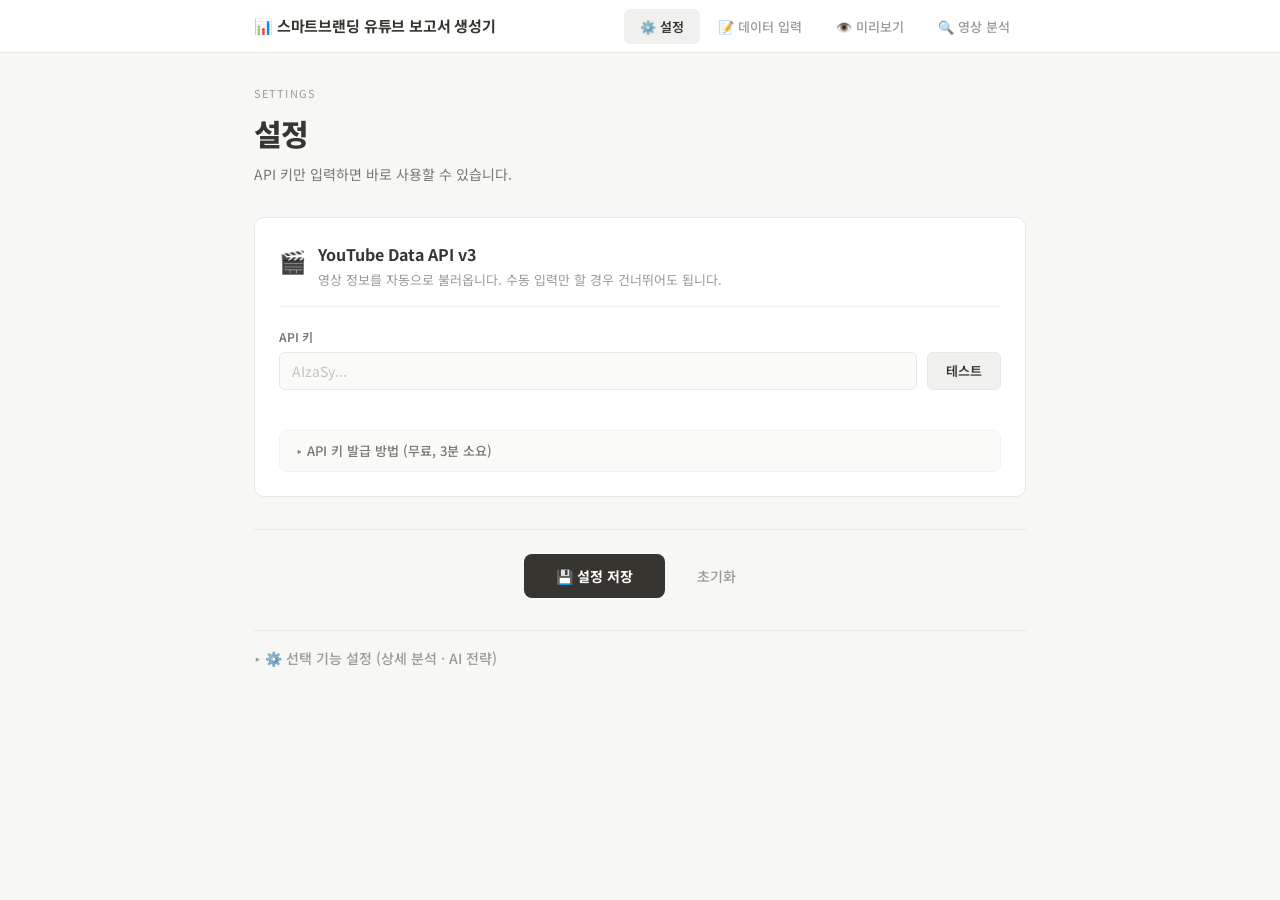
<file: index.html>
<!DOCTYPE html>
<html lang="ko">
<head>
<meta charset="UTF-8">
<meta name="viewport" content="width=device-width, initial-scale=1.0">
<title>스마트브랜딩 유튜브 월간 보고서 생성기</title>
<link rel="stylesheet" href="style.css">
<script src="https://accounts.google.com/gsi/client" async defer></script>
</head>
<body>

<!-- TOP NAV -->
<nav class="top-bar">
  <div class="top-bar-inner">
    <div class="logo">📊 스마트브랜딩 유튜브 보고서 생성기</div>
    <div class="tabs">
      <button class="tab-btn active" data-tab="settings">⚙️ 설정</button>
      <button class="tab-btn" data-tab="input">📝 데이터 입력</button>
      <button class="tab-btn" data-tab="preview">👁️ 미리보기</button>
      <button class="tab-btn" data-tab="video-lookup">🔍 영상 분석</button>
    </div>
  </div>
</nav>

<!-- ═══════ SETTINGS TAB ═══════ -->
<div id="tab-settings" class="tab-content active">
  <div class="container">
    <div class="page-header">
      <div class="page-label">Settings</div>
      <h1>설정</h1>
      <p class="page-desc">API 키만 입력하면 바로 사용할 수 있습니다.</p>
    </div>

    <!-- YouTube API (필수) -->
    <div class="section">
      <div class="section-header">
        <span class="section-icon">🎬</span>
        <div>
          <div class="section-title">YouTube Data API v3</div>
          <div class="section-desc">영상 정보를 자동으로 불러옵니다. 수동 입력만 할 경우 건너뛰어도 됩니다.</div>
        </div>
      </div>
      <div class="api-row">
        <div class="form-group wide">
          <label>API 키</label>
          <input id="yt-api-key" type="password" placeholder="AIzaSy...">
        </div>
        <button class="btn-test" id="yt-test-btn" onclick="testYouTubeAPI()">테스트</button>
      </div>
      <div id="yt-status" class="api-status"></div>
      <details class="guide-accordion">
        <summary>API 키 발급 방법 (무료, 3분 소요)</summary>
        <div class="guide-content">
          <p>구글 계정만 있으면 무료로 발급할 수 있습니다. 아래 링크를 순서대로 따라가세요.</p>

          <p><strong>1단계)</strong> <a href="https://console.cloud.google.com/" target="_blank">Google Cloud Console</a> 접속 → 상단 <strong>프로젝트 선택</strong> → <strong>새 프로젝트</strong> → 이름 아무거나 입력 → <strong>만들기</strong></p>

          <p><strong>2단계)</strong> <a href="https://console.cloud.google.com/apis/library/youtube.googleapis.com" target="_blank">YouTube Data API v3</a> 클릭 → <strong>사용</strong> 버튼 클릭</p>

          <p><strong>3단계)</strong> <a href="https://console.cloud.google.com/apis/credentials" target="_blank">사용자 인증 정보</a> 클릭 → <strong>+ 사용자 인증 정보 만들기</strong> → <strong>API 키</strong> 선택 → 생성된 키 복사</p>

          <p><strong>4단계)</strong> 복사한 키를 위 입력란에 붙여넣기 → <strong>테스트</strong> 버튼으로 확인</p>

          <p class="guide-note">💡 하루 10,000번 요청 가능하므로 보고서 용도로는 충분합니다.<br>⚠️ API 키는 비밀번호처럼 다른 사람에게 공유하지 마세요.</p>
        </div>
      </details>
    </div>

    <!-- 저장 버튼 -->
    <div class="action-bar">
      <button class="btn-primary" onclick="saveSettings()">💾 설정 저장</button>
      <button class="btn-ghost" onclick="clearSettings()">초기화</button>
    </div>

    <!-- 선택 기능 영역 -->
    <details class="optional-section">
      <summary class="optional-section-toggle">⚙️ 선택 기능 설정 (상세 분석 · AI 전략)</summary>
      <div class="optional-section-body">

        <!-- YouTube Analytics (선택) -->
        <div class="section">
          <div class="section-header">
            <span class="section-icon">📊</span>
            <div>
              <div class="section-title">상세 분석 <span class="badge-optional">선택</span></div>
              <div class="section-desc">평균 시청시간, 유입 경로, 유지율 등을 자동으로 가져옵니다</div>
            </div>
          </div>
          <div class="api-row">
            <div class="form-group wide">
              <label>OAuth Client ID</label>
              <input id="oauth-client-id" type="text" placeholder="xxxx.apps.googleusercontent.com">
            </div>
          </div>
          <div style="display:flex;gap:8px;margin-top:8px;">
            <button class="btn-primary" onclick="requestOAuthToken()">🔗 Google 계정 연동</button>
            <button class="btn-ghost" onclick="revokeOAuthToken()">연동 해제</button>
          </div>
          <div id="oauth-status" class="api-status" style="margin-top:8px;"></div>

          <details class="guide-accordion" style="margin-top:12px;">
            <summary>YouTube Analytics 연동 방법 (5~10분 소요)</summary>
            <div class="guide-content">
              <p>위에서 만든 같은 Google Cloud 프로젝트에서 추가 설정하면 됩니다.</p>

              <p><strong>1단계) Analytics API 켜기</strong><br>
              <a href="https://console.cloud.google.com/apis/library/youtubeanalytics.googleapis.com" target="_blank">YouTube Analytics API</a> 클릭 → <strong>사용</strong> 버튼 클릭</p>

              <p><strong>2단계) 앱 정보 설정하기</strong><br>
              <a href="https://console.cloud.google.com/auth/overview" target="_blank">Google Auth Platform</a> 클릭 → 앱 이름, 이메일 입력<br>
              Audience → <strong>External</strong> 선택 → Testing 상태 유지<br>
              <strong>Test users</strong>에 분석할 유튜브 채널의 구글 계정 이메일 추가</p>

              <p><strong>3단계) OAuth Client ID 만들기</strong><br>
              <a href="https://console.cloud.google.com/apis/credentials" target="_blank">사용자 인증 정보</a> 클릭 → <strong>+ 사용자 인증 정보 만들기</strong> → <strong>OAuth 클라이언트 ID</strong><br>
              애플리케이션 유형: <strong>웹 애플리케이션</strong> 선택<br>
              <strong>승인된 JavaScript 원본</strong>에 현재 접속 주소 입력 (예: <code>http://localhost</code>)<br>
              생성된 클라이언트 ID를 복사 → 위 입력란에 붙여넣기</p>

              <p><strong>4단계) 연동하기</strong><br>
              위의 <strong>🔗 Google 계정 연동</strong> 버튼 클릭 → 유튜브 채널 소유 계정으로 로그인</p>

              <p class="guide-note">⚠️ <strong>origin_mismatch</strong> 오류가 나오면? → 3단계의 "승인된 JavaScript 원본"에 현재 브라우저 주소창의 주소가 정확히 들어가 있는지 확인하세요.<br>
              💡 Testing 상태에서는 7일마다 다시 연동해야 할 수 있습니다.</p>
            </div>
          </details>
        </div>

        <!-- Claude AI (선택) -->
        <div class="section">
          <div class="section-header">
            <span class="section-icon">🤖</span>
            <div>
              <div class="section-title">AI 전략 자동 생성 <span class="badge-optional">선택</span></div>
              <div class="section-desc">AI가 이번 달 데이터를 분석하고 전략을 제안합니다. 없어도 기본 자동 제안이 작동합니다</div>
            </div>
          </div>
          <div class="api-row">
            <div class="form-group wide">
              <label>Anthropic API 키</label>
              <input id="claude-api-key" type="password" placeholder="sk-ant-...">
            </div>
            <button class="btn-test" id="ai-test-btn" onclick="testAIAPI()">테스트</button>
          </div>
          <div id="ai-status" class="api-status"></div>
          <details class="guide-accordion" style="margin-top:12px;">
            <summary>Anthropic API 키 발급 방법 (2분 소요)</summary>
            <div class="guide-content">
              <p><strong>1단계)</strong> <a href="https://console.anthropic.com/" target="_blank">Anthropic Console</a> 가입 (구글 계정 가능)</p>
              <p><strong>2단계)</strong> <a href="https://console.anthropic.com/settings/keys" target="_blank">API Keys</a> 페이지 → <strong>Create Key</strong> 클릭 → 키 복사</p>
              <p><strong>3단계)</strong> 복사한 키를 위 입력란에 붙여넣기 → <strong>테스트</strong> 버튼으로 확인</p>
              <p class="guide-note">💡 신규 가입 시 $5 무료 크레딧이 제공됩니다. 보고서 1건당 약 $0.01 수준입니다.<br>⚠️ 무료 크레딧 소진 후에는 결제 수단 등록이 필요합니다.</p>
            </div>
          </details>
        </div>

        <!-- 선택 기능 저장 -->
        <div class="action-bar">
          <button class="btn-primary" onclick="saveSettings()">💾 설정 저장</button>
        </div>

      </div>
    </details>

  </div>
</div>

<!-- ═══════ INPUT TAB ═══════ -->
<div id="tab-input" class="tab-content">
  <div class="container">
    <div class="page-header">
      <div class="page-label">Data Input</div>
      <h1>데이터 입력</h1>
      <p class="page-desc">보고서에 들어갈 데이터를 입력하세요.</p>
    </div>

    <!-- 기본 정보 -->
    <div class="section">
      <div class="section-header">
        <span class="section-icon">📌</span>
        <div>
          <div class="section-title">기본 정보</div>
          <div class="section-desc">클라이언트 및 보고 기간</div>
        </div>
      </div>
      <div class="form-row">
        <div class="form-group">
          <label>클라이언트명 (채널명)</label>
          <input id="input-client" placeholder="예: 채널명 스튜디오">
        </div>
        <div class="form-group narrow">
          <label>연도</label>
          <select id="input-year"></select>
        </div>
        <div class="form-group narrow">
          <label>월</label>
          <select id="input-month">
            <option value="01">1월</option><option value="02">2월</option>
            <option value="03">3월</option><option value="04">4월</option>
            <option value="05">5월</option><option value="06">6월</option>
            <option value="07">7월</option><option value="08">8월</option>
            <option value="09">9월</option><option value="10">10월</option>
            <option value="11">11월</option><option value="12">12월</option>
          </select>
        </div>
        <div class="form-group">
          <label>제작업체명</label>
          <input id="input-producer" placeholder="예: 크리에이티브 랩">
        </div>
      </div>
      <div class="form-row">
        <div class="form-group narrow">
          <label>계약 롱폼 수</label>
          <input id="input-contract-long" type="number" placeholder="예: 4" min="0">
        </div>
        <div class="form-group narrow">
          <label>계약 숏폼 수</label>
          <input id="input-contract-short" type="number" placeholder="예: 8" min="0">
        </div>
        <div class="form-group" style="display:flex;align-items:flex-end;">
          <span class="section-desc" style="font-size:12px;color:#9b9a97;padding-bottom:10px;">비워두면 실제 영상 수와 동일하게 적용됩니다</span>
        </div>
      </div>
    </div>

    <!-- 콘텐츠 불러오기 -->
    <div class="section">
      <div class="section-header">
        <span class="section-icon">🎬</span>
        <div>
          <div class="section-title">콘텐츠 불러오기</div>
          <div class="section-desc">채널 URL과 기간을 입력하면 영상을 자동으로 불러옵니다</div>
        </div>
      </div>

      <!-- API 모드 -->
      <div id="fetch-mode-api">
        <div class="form-row">
          <div class="form-group wide">
            <label>채널 아이디 (@핸들)</label>
            <div class="channel-handle-row">
              <input class="channel-url-prefix-input" value="https://youtube.com/@" readonly tabindex="-1" aria-hidden="true">
              <input id="input-channel-handle" class="channel-handle-input" placeholder="예: 스튜디오이름" oninput="document.getElementById('input-channel-url').value = 'https://youtube.com/@' + this.value">
            </div>
            
            <input type="hidden" id="input-channel-url" value="https://youtube.com/@">
          </div>
        </div>
        <div class="form-row">
          <div class="form-group">
            <label>시작일</label>
            <input id="input-date-start" type="date">
          </div>
          <div class="form-group">
            <label>종료일</label>
            <input id="input-date-end" type="date">
          </div>
          <div style="display:flex;align-items:flex-end;">
            <button class="btn-primary" id="fetch-videos-btn" onclick="handleFetchVideos()">📥 영상 불러오기</button>
          </div>
        </div>
        <div id="fetch-status" class="api-status" style="margin-top:4px;"></div>
      </div>

      <!-- API 없을 때 안내 -->
      <div id="fetch-mode-manual" class="notice-box" style="display:none;">
        💡 YouTube API 키가 설정되지 않아 수동 입력 모드입니다.
        <a href="#" onclick="switchTab('settings');return false;">설정에서 API 키를 입력</a>하면 자동 불러오기를 사용할 수 있습니다.
      </div>

      <!-- 불러온 영상 결과 -->
      <div id="videos-result" style="display:none; margin-top:20px;">
        <div id="analytics-fetch-area" style="display:none; margin-bottom:16px;">
          <button class="btn-secondary" onclick="fetchAllAnalytics()">📊 상세 분석 불러오기</button>
          <span id="analytics-status" class="api-status" style="margin-left:8px;"></span>
        </div>
        <div class="videos-summary">
          <span id="videos-summary-text"></span>
        </div>

        <!-- 달력 뷰 -->
        <div id="calendar-container" class="calendar-section" style="display:none;"></div>

        <!-- (추가) 전체 진행 일정 ↔ 롱폼 사이 구분선 + 여백 -->
        <div class="section-divider section-divider--after-calendar"></div>

        <!-- 롱폼 목록 -->
        <div class="video-type-header">
          <h3>🎬 롱폼 <span id="longform-count" class="count-badge">0</span></h3>
          <button class="btn-add" onclick="addManualVideo('long')">+ 수동 추가</button>
        </div>
        <div id="longform-list" class="video-list"></div>

        <!-- 롱폼 성과 요약 -->
        <div id="longform-summary" class="type-summary">
          <div class="summary-grid">
            <div class="summary-item"><span class="summary-label">총 조회수</span><span id="lf-total-views" class="summary-value">0</span></div>
            <div class="summary-item"><span class="summary-label">총 좋아요</span><span id="lf-total-likes" class="summary-value">0</span></div>
            <div class="summary-item"><span class="summary-label">총 댓글</span><span id="lf-total-comments" class="summary-value">0</span></div>
            <div class="summary-item"><span class="summary-label">평균 조회수</span><span id="lf-avg-views" class="summary-value">0</span></div>
            <div class="summary-item"><span class="summary-label">평균 길이</span><span id="lf-avg-duration" class="summary-value">0:00</span></div>
            <div class="summary-item"><span class="summary-label">총 시청시간</span><span id="lf-total-watch" class="summary-value">0시간</span></div>
          </div>
        </div>

        <div class="section-divider"></div>

        <!-- 숏폼 목록 -->
        <div class="video-type-header">
          <h3>⚡ 숏폼 <span id="shortform-count" class="count-badge">0</span></h3>
          <button class="btn-add" onclick="addManualVideo('short')">+ 수동 추가</button>
        </div>
        <div id="shortform-list" class="video-list"></div>

        <!-- 숏폼 성과 요약 -->
        <div id="shortform-summary" class="type-summary">
          <div class="summary-grid">
            <div class="summary-item"><span class="summary-label">총 조회수</span><span id="sf-total-views" class="summary-value">0</span></div>
            <div class="summary-item"><span class="summary-label">총 좋아요</span><span id="sf-total-likes" class="summary-value">0</span></div>
            <div class="summary-item"><span class="summary-label">총 댓글</span><span id="sf-total-comments" class="summary-value">0</span></div>
            <div class="summary-item"><span class="summary-label">평균 조회수</span><span id="sf-avg-views" class="summary-value">0</span></div>
            <div class="summary-item"><span class="summary-label">평균 길이</span><span id="sf-avg-duration" class="summary-value">0:00</span></div>
            <div class="summary-item"><span class="summary-label">총 시청시간</span><span id="sf-total-watch" class="summary-value">0시간</span></div>
          </div>
        </div>
      </div>
    </div>

    <!-- 채널 성과 지표 -->
    <div class="section">
      <div class="section-header">
        <span class="section-icon">📊</span>
        <div>
          <div class="section-title">채널 성과 지표</div>
          <div class="section-desc">이번 달과 지난 달 비교 (첫 보고 시 지난 달은 비워두세요)</div>
        </div>
      </div>
      <div id="prev-month-notice" class="notice-box" style="display:none;margin-bottom:16px;"></div>
      <table class="stats-table">
        <thead>
          <tr><th>지표</th><th>이번 달</th><th>지난 달</th><th>변화</th></tr>
        </thead>
        <tbody>
          <tr>
            <td>총 조회수</td>
            <td><input id="stat-views" type="number" placeholder="0" oninput="updateGrowthDisplay()"></td>
            <td><input id="stat-views-prev" type="number" placeholder="비워두면 '첫 보고'" oninput="updateGrowthDisplay()"></td>
            <td id="growth-views" class="growth-cell">-</td>
          </tr>
          <tr>
            <td>구독자</td>
            <td><input id="stat-subs" type="number" placeholder="0" oninput="updateGrowthDisplay()"></td>
            <td><input id="stat-subs-prev" type="number" placeholder="비워두면 '첫 보고'" oninput="updateGrowthDisplay()"></td>
            <td id="growth-subs" class="growth-cell">-</td>
          </tr>
          <tr>
            <td>시청 시간(시간)</td>
            <td><input id="stat-watch" type="number" placeholder="0" oninput="updateGrowthDisplay()"></td>
            <td><input id="stat-watch-prev" type="number" placeholder="비워두면 '첫 보고'" oninput="updateGrowthDisplay()"></td>
            <td id="growth-watch" class="growth-cell">-</td>
          </tr>
        </tbody>
      </table>
      <div id="traffic-sources-display" style="display:none; margin-top:16px;"></div>
    </div>

    <!-- 콘텐츠 성과 분석 (자동 TOP 추출) -->
    <div class="section">
      <div class="section-header">
        <span class="section-icon">💡</span>
        <div>
          <div class="section-title">콘텐츠 성과 분석</div>
          <div class="section-desc">롱폼/숏폼 조회수 1위가 자동 선정됩니다</div>
        </div>
      </div>
      <div id="top-videos-display" style="margin-bottom:16px;">
        <p style="color:#9b9a97;font-size:13px;">영상을 불러오면 자동으로 표시됩니다</p>
      </div>
      <div class="form-row">
        <div class="form-group wide">
          <label>종합 코멘트</label>
          <textarea id="input-best-reason" rows="3" placeholder="직접 입력 예시: 이번 달은 숏폼 성과가 두드러졌으며, 특히 OO 주제가 높은 참여율을 보였습니다."></textarea>
          <button class="btn-ai-subtle" id="btn-ai-comment" onclick="generateAIComment()">🤖 AI로 작성 (API 비용 발생)</button>
        </div>
      </div>
    </div>

    <!-- 다음 달 전략 (자동 제안 + 수정) -->
    <div class="section">
      <div class="section-header">
        <span class="section-icon">🚀</span>
        <div>
          <div class="section-title">다음 달 콘텐츠 전략</div>
          <div class="section-desc">직접 입력하거나, 자동 제안 버튼을 활용하세요.</div>
        </div>
      </div>
      <div style="display:flex;gap:8px;margin-bottom:16px;flex-wrap:wrap;">
        <button class="btn-secondary" onclick="generateAutoStrategy()" style="padding:10px 18px;font-size:13px;">✨ 기본 자동 제안 (무료)</button>
        <button class="btn-ai-subtle" id="btn-ai-strategy" onclick="generateAIStrategy()" style="padding:10px 18px;font-size:13px;">🤖 AI 전략 제안 (API 비용 발생)</button>
      </div>
      <div id="strategy-list"></div>
      <button class="btn-add" onclick="addStrategy()" style="margin-bottom:16px;">+ 전략 추가</button>
      <div class="form-row">
        <div class="form-group wide">
          <label>종합 의견</label>
          <textarea id="input-next-note" rows="4" placeholder="직접 입력 예시: 이번 달 리뷰 콘텐츠의 높은 성과를 바탕으로, 다음 달에는 유사 주제의 시리즈물 제작을 제안합니다."></textarea>
        </div>
      </div>
    </div>

    <!-- 액션 버튼 -->
    <div class="action-bar">
      <button class="btn-primary" onclick="saveAndGenerate()">📋 보고서 생성</button>
      <button class="btn-secondary" onclick="saveCurrentMonth()">💾 이번 달 저장만</button>
    </div>

  </div>
</div>

<!-- ═══════ PREVIEW TAB ═══════ -->
<div id="tab-preview" class="tab-content">
  <div class="container">
    <div class="page-header">
      <div class="page-label">Preview & Publish</div>
      <h1>미리보기</h1>
      <p class="page-desc">보고서를 확인하고 다운로드하거나 노션에 복사하세요.</p>
    </div>

    <!-- 액션 버튼 -->
    <div class="preview-actions">
      <button class="btn-primary" onclick="downloadReportHTML()">💾 보고서 HTML 다운로드</button>
      <button class="btn-secondary" onclick="copyMarkdownToClipboard()">📋 노션 붙여넣기용 복사</button>
      <button class="btn-ghost" onclick="toggleMarkdownView()">{ } 마크다운 보기</button>
    </div>

    <div id="copy-guide" class="notice-box" style="margin-bottom:16px;">
      💡 <strong>HTML 다운로드:</strong> 보고서가 독립 웹페이지로 저장됩니다. 브라우저에서 바로 열거나, 무료 호스팅에 올려 노션에 /embed로 삽입하세요.
    </div>

    <!-- 미리보기 렌더링 -->
    <div id="preview-rendered" class="preview-box"></div>

    <!-- 마크다운 원본 (토글) -->
    <div id="markdown-raw" class="output-box" style="display:none;margin-top:16px;"></div>
  </div>
</div>

<!-- ═══════ VIDEO LOOKUP TAB ═══════ -->
<div id="tab-video-lookup" class="tab-content">
  <div class="container-wide">
    <div class="page-header">
      <div class="page-label">Video Lookup</div>
      <h1>영상 분석</h1>
      <p class="page-desc">영상 링크는 상세 정보로, 채널 링크는 롱폼·숏폼·판별 필요로 나눈 목록으로 불러옵니다.</p>
    </div>

    <!-- URL 입력 -->
    <div class="section">
      <div class="section-header">
        <span class="section-icon">🔗</span>
        <div>
          <div class="section-title" id="video-lookup-section-title">유튜브 영상 링크</div>
          <div class="section-desc" id="video-lookup-section-desc">youtube.com/watch?v=, youtu.be/, Shorts 링크 모두 지원합니다.</div>
        </div>
      </div>
      <div class="vl-mode-switch" role="tablist" aria-label="조회 유형">
        <button type="button" class="vl-mode-btn active" id="vl-mode-video" role="tab" aria-selected="true" onclick="setVideoLookupMode('video')">영상 링크</button>
        <button type="button" class="vl-mode-btn" id="vl-mode-channel" role="tab" aria-selected="false" onclick="setVideoLookupMode('channel')">채널 링크</button>
      </div>
      <div class="api-row">
        <div class="form-group wide">
          <input id="video-lookup-url" type="text" placeholder="링크 1개 또는 여러 개 (쉼표로 구분): https://youtu.be/xxx, https://youtu.be/yyy">
        </div>
        <div class="form-group vl-channel-limit" id="vl-channel-options" style="display:none;">
          <label for="vl-channel-limit">가져올 영상</label>
          <select id="vl-channel-limit">
            <option value="50">최근 50개</option>
            <option value="100">최근 100개</option>
            <option value="200">최근 200개</option>
          </select>
        </div>
        <button class="btn-primary" id="video-lookup-btn" onclick="lookupVideo()">불러오기</button>
      </div>
      <div id="video-lookup-status" class="api-status"></div>
    </div>

    <!-- 결과 영역 -->
    <div id="video-lookup-result" style="display:none;"></div>
  </div>
</div>

<!-- TOAST -->
<div id="toast" class="toast"></div>

<!-- 순서 중요: 의존성 방향 app → videos → strategy → preview → youtube-api → analytics-api → markdown -->
<script src="app.js"></script>
<script src="videos.js"></script>
<script src="strategy.js"></script>
<script src="preview.js"></script>
<script src="youtube-api.js"></script>
<script src="analytics-api.js"></script>
<script src="markdown.js"></script>
<script src="ai-analysis.js"></script>
<script src="video-lookup.js"></script>
</body>
</html>
</file>
<file: style.css>
@import url('https://fonts.googleapis.com/css2?family=Noto+Sans+KR:wght@300;400;500;600;700;800&display=swap');

/* ══════════════════════════════════
   RESET & BASE
   ══════════════════════════════════ */
* { margin: 0; padding: 0; box-sizing: border-box; }

body {
  font-family: 'Noto Sans KR', -apple-system, BlinkMacSystemFont, sans-serif;
  background: #f7f7f5;
  color: #1a1a1a;
  line-height: 1.6;
  -webkit-font-smoothing: antialiased;
}

/* ══════════════════════════════════
   TOP NAVIGATION
   ══════════════════════════════════ */
.top-bar {
  position: sticky; top: 0; z-index: 100;
  background: rgba(255,255,255,0.92);
  backdrop-filter: blur(12px);
  border-bottom: 1px solid #e8e8e4;
}
.top-bar-inner {
  max-width: 820px;
  margin: 0 auto;
  padding: 0 24px;
  display: flex;
  align-items: center;
  justify-content: space-between;
  height: 52px;
}
.logo {
  font-size: 15px;
  font-weight: 700;
  color: #37352f;
  letter-spacing: -0.01em;
}
.tabs { display: flex; gap: 2px; }
.tab-btn {
  padding: 8px 16px;
  font-size: 13px;
  font-weight: 500;
  border: none;
  background: none;
  color: #9b9a97;
  cursor: pointer;
  border-radius: 6px;
  transition: all 0.15s;
  font-family: inherit;
}
.tab-btn:hover { background: #f0f0ee; color: #37352f; }
.tab-btn.active { background: #f0f0ee; color: #37352f; font-weight: 600; }

/* ══════════════════════════════════
   LAYOUT
   ══════════════════════════════════ */
.container {
  max-width: 820px;
  margin: 0 auto;
  padding: 32px 24px 100px;
}

.container-wide {
  max-width: 1280px;
  margin: 0 auto;
  padding: 32px 24px 100px;
}

.tab-content { display: none; }
.tab-content.active { display: block; }

/* ══════════════════════════════════
   PAGE HEADER
   ══════════════════════════════════ */
.page-header { margin-bottom: 32px; }
.page-label {
  font-size: 11px;
  text-transform: uppercase;
  letter-spacing: 0.1em;
  color: #9b9a97;
  margin-bottom: 6px;
}
.page-header h1 {
  font-size: 30px;
  font-weight: 800;
  letter-spacing: -0.025em;
  color: #37352f;
  margin-bottom: 6px;
}
.page-desc {
  font-size: 14px;
  color: #787774;
}

/* ══════════════════════════════════
   SECTIONS
   ══════════════════════════════════ */
.section {
  margin-bottom: 24px;
  background: #fff;
  border: 1px solid #e8e8e4;
  border-radius: 10px;
  padding: 24px;
}
.section-header {
  display: flex;
  align-items: flex-start;
  gap: 12px;
  margin-bottom: 20px;
  padding-bottom: 16px;
  border-bottom: 1px solid #f0f0ee;
}
.section-icon { font-size: 22px; margin-top: 1px; }
.section-title {
  font-size: 16px;
  font-weight: 700;
  color: #37352f;
}
.section-desc {
  font-size: 13px;
  color: #9b9a97;
  margin-top: 2px;
}

/* ══════════════════════════════════
   FORMS
   ══════════════════════════════════ */
.form-row {
  display: flex;
  gap: 12px;
  margin-bottom: 12px;
}
.form-group {
  display: flex;
  flex-direction: column;
  gap: 5px;
  flex: 1;
  min-width: 0;
}
.form-group > input,
.form-group > textarea,
.form-group > select {
  width: 100%;
}
.form-group.wide { flex: 2; }
.form-group.narrow { flex: 0 0 140px; }

label {
  font-size: 12px;
  font-weight: 600;
  color: #787774;
  letter-spacing: 0.01em;
}

.channel-handle-row {
  display: flex;
  align-items: stretch;
}

.channel-url-prefix-input {
  width: 185px;
  margin: 0;
  padding: 8px 14px;
  border: 1px solid #d1d5db;
  border-right: none;
  border-radius: 6px 0 0 6px;
  background: #f9fafb;
  color: #6b7280 !important;
  font-size: 14px;
  line-height: 1.2;
  text-decoration: none !important;
  box-shadow: none;
  pointer-events: none;
}

.channel-url-prefix-input:focus {
  border-color: #d1d5db;
  box-shadow: none;
}

.channel-url-prefix-input::selection {
  background: transparent;
}

.channel-handle-input {
  flex: 1;
  width: 100%;
  margin: 0;
  padding-left: 12px;
  border: 1px solid #d1d5db;
  border-radius: 0 6px 6px 0;
  background: #fafaf8;
}

.channel-handle-input::placeholder {
  color: #c4c3bf;
}

input, textarea, select {
  padding: 8px 12px;
  font-size: 14px;
  border: 1px solid #e8e8e4;
  border-radius: 6px;
  background: #fafaf8;
  color: #37352f;
  font-family: inherit;
  outline: none;
  transition: border-color 0.15s, box-shadow 0.15s;
}
input:focus, textarea:focus, select:focus {
  border-color: #37352f;
  box-shadow: 0 0 0 3px rgba(55,53,47,0.06);
}
input::placeholder, textarea::placeholder { color: #c4c3bf; }
textarea { resize: vertical; min-height: 72px; }

/* ── API ROW ── */
.api-row {
  display: flex;
  gap: 10px;
  align-items: flex-end;
  margin-bottom: 4px;
}
.api-status {
  font-size: 13px;
  min-height: 20px;
  padding: 2px 0;
}
.api-status.success { color: #0f7b0f; }
.api-status.error { color: #e03e3e; }
.api-status.loading { color: #9b9a97; }

/* ══════════════════════════════════
   BUTTONS
   ══════════════════════════════════ */
.btn-test {
  padding: 8px 18px;
  font-size: 13px;
  font-weight: 600;
  background: #f0f0ee;
  border: 1px solid #e8e8e4;
  border-radius: 6px;
  color: #37352f;
  cursor: pointer;
  font-family: inherit;
  white-space: nowrap;
  transition: all 0.15s;
  flex-shrink: 0;
  height: 38px;
}
.btn-test:hover { background: #e8e8e4; }

.btn-primary {
  padding: 12px 32px;
  font-size: 14px;
  font-weight: 700;
  background: #37352f;
  color: #fff;
  border: none;
  border-radius: 8px;
  cursor: pointer;
  font-family: inherit;
  transition: all 0.2s;
}
.btn-primary:hover {
  background: #525048;
  transform: translateY(-1px);
  box-shadow: 0 4px 12px rgba(55,53,47,0.15);
}

.btn-secondary {
  padding: 12px 28px;
  font-size: 14px;
  font-weight: 600;
  background: #fff;
  color: #37352f;
  border: 1px solid #e8e8e4;
  border-radius: 8px;
  cursor: pointer;
  font-family: inherit;
  transition: all 0.15s;
}
.btn-secondary:hover { border-color: #37352f; }

.btn-ghost {
  padding: 12px 20px;
  font-size: 14px;
  font-weight: 500;
  background: none;
  color: #9b9a97;
  border: none;
  cursor: pointer;
  font-family: inherit;
  transition: color 0.15s;
}
.btn-ghost:hover { color: #e03e3e; }

/* AI 버튼 — 보조 역할, 눈에 덜 띄게 */
.btn-ai-subtle {
  margin-top: 6px;
  padding: 7px 14px;
  font-size: 12px;
  font-weight: 500;
  background: #fff;
  color: #9b9a97;
  border: 1px dashed #d4d4d0;
  border-radius: 6px;
  cursor: pointer;
  font-family: inherit;
  transition: all 0.2s;
  align-self: flex-start;
}
.btn-ai-subtle:hover {
  color: #6366f1;
  border-color: #6366f1;
  background: #f5f3ff;
}
.btn-ai-subtle:disabled {
  opacity: 0.6;
  cursor: wait;
}

.action-bar {
  display: flex;
  gap: 12px;
  justify-content: center;
  margin-top: 32px;
  padding-top: 24px;
  border-top: 1px solid #e8e8e4;
}

/* ══════════════════════════════════
   GUIDE ACCORDION
   ══════════════════════════════════ */
.guide-accordion {
  margin-top: 16px;
  border: 1px solid #f0f0ee;
  border-radius: 8px;
  overflow: hidden;
}
.guide-accordion summary {
  padding: 10px 16px;
  font-size: 13px;
  font-weight: 500;
  color: #787774;
  cursor: pointer;
  background: #fafaf8;
  transition: background 0.15s;
  list-style: none;
}
.guide-accordion summary::-webkit-details-marker { display: none; }
.guide-accordion summary::before {
  content: '▸ ';
  transition: transform 0.15s;
}
.guide-accordion[open] summary::before { content: '▾ '; }
.guide-accordion summary:hover { background: #f0f0ee; }

.guide-content {
  padding: 16px;
  font-size: 13px;
  color: #525048;
  line-height: 1.8;
}
.guide-content ol {
  padding-left: 20px;
  margin: 8px 0;
}
.guide-content li { margin-bottom: 6px; }
.guide-content a {
  color: #37352f;
  font-weight: 600;
  text-decoration: underline;
  text-underline-offset: 2px;
}
.guide-content a:hover { color: #0f7b0f; }
.guide-note {
  margin-top: 12px;
  padding: 10px 14px;
  background: #f0f0ee;
  border-radius: 6px;
  font-size: 13px;
  color: #787774;
}

/* ══════════════════════════════════
   OPTIONAL SECTION (선택 기능 접기)
   ══════════════════════════════════ */
.optional-section {
  margin-top: 32px;
  border-top: 1px solid #e8e8e4;
}
.optional-section-toggle {
  display: block;
  padding: 16px 0;
  font-size: 14px;
  font-weight: 500;
  color: #9b9a97;
  cursor: pointer;
  list-style: none;
  transition: color 0.15s;
}
.optional-section-toggle::-webkit-details-marker { display: none; }
.optional-section-toggle::before { content: '▸ '; }
.optional-section[open] > .optional-section-toggle::before { content: '▾ '; }
.optional-section-toggle:hover { color: #37352f; }
.optional-section-body { padding-bottom: 8px; }

.badge-optional {
  display: inline-block;
  font-size: 11px;
  font-weight: 600;
  padding: 1px 6px;
  border-radius: 4px;
  background: #f0f0ee;
  color: #9b9a97;
  margin-left: 6px;
  vertical-align: middle;
}

/* ══════════════════════════════════
   USAGE LEVEL CARDS
   ══════════════════════════════════ */
.usage-levels {
  display: flex;
  gap: 12px;
  margin-top: 12px;
}
.usage-card {
  flex: 1;
  border: 1px solid #e8e8e4;
  border-radius: 8px;
  padding: 16px;
  background: #fafaf8;
}
.usage-badge {
  display: inline-block;
  font-size: 11px;
  font-weight: 700;
  padding: 2px 8px;
  border-radius: 4px;
  margin-bottom: 8px;
}
.usage-badge.level-1 { background: #e8f5e9; color: #2e7d32; }
.usage-badge.level-2 { background: #e3f2fd; color: #1565c0; }
.usage-badge.level-3 { background: #fff3e0; color: #e65100; }
.usage-card-title {
  font-size: 15px;
  font-weight: 600;
  color: #37352f;
  margin-bottom: 4px;
}
.usage-card-desc {
  font-size: 12px;
  color: #787774;
  margin-bottom: 10px;
}
.usage-features {
  list-style: none;
  padding: 0;
  margin: 0;
}
.usage-features li {
  font-size: 13px;
  color: #525048;
  padding: 3px 0;
  padding-left: 18px;
  position: relative;
}
.usage-features li::before {
  content: '✓';
  position: absolute;
  left: 0;
  color: #16a34a;
  font-weight: 600;
}

/* ══════════════════════════════════
   TOAST
   ══════════════════════════════════ */
.toast {
  position: fixed;
  bottom: 32px;
  left: 50%;
  transform: translateX(-50%) translateY(20px);
  padding: 12px 28px;
  background: #37352f;
  color: #fff;
  border-radius: 10px;
  font-size: 14px;
  font-weight: 500;
  opacity: 0;
  transition: all 0.3s;
  pointer-events: none;
  box-shadow: 0 8px 24px rgba(0,0,0,0.18);
  font-family: inherit;
}
.toast.show {
  opacity: 1;
  transform: translateX(-50%) translateY(0);
}

/* (RESPONSIVE 섹션은 파일 맨 끝으로 이동됨 — 캐스케이드 순서 보장) */

/* ══════════════════════════════════
   NOTICE BOX
   ══════════════════════════════════ */
.notice-box {
  padding: 14px 18px;
  background: #faf3dd;
  border: 1px solid #ede3c0;
  border-radius: 8px;
  font-size: 13px;
  color: #6b5c1e;
  line-height: 1.6;
}
.notice-box a { color: #37352f; font-weight: 600; }

/* ══════════════════════════════════
   VIDEOS RESULT AREA
   ══════════════════════════════════ */
.videos-summary {
  padding: 12px 16px;
  background: #f0f0ee;
  border-radius: 8px;
  font-size: 14px;
  font-weight: 500;
  color: #37352f;
  margin-bottom: 20px;
}

.video-type-header {
  display: flex;
  justify-content: space-between;
  align-items: center;
  margin-bottom: 12px;
}
.video-type-header h3 {
  font-size: 15px;
  font-weight: 700;
  color: #37352f;
  display: flex;
  align-items: center;
  gap: 8px;
}
.count-badge {
  display: inline-flex;
  align-items: center;
  justify-content: center;
  min-width: 22px;
  height: 22px;
  padding: 0 6px;
  border-radius: 11px;
  background: #37352f;
  color: #fff;
  font-size: 11px;
  font-weight: 700;
}

.btn-add {
  padding: 6px 14px;
  font-size: 12px;
  font-weight: 600;
  border: 1px dashed #d4d4d0;
  border-radius: 6px;
  background: #fff;
  color: #787774;
  cursor: pointer;
  font-family: inherit;
  transition: all 0.15s;
}
.btn-add:hover { border-color: #37352f; color: #37352f; }

/* ── VIDEO CARD ── */
.video-list { display: flex; flex-direction: column; gap: 8px; margin-bottom: 16px; }

.video-card {
  display: flex;
  flex-direction: column;
  border: 1px solid #e8e8e4;
  border-radius: 8px;
  background: #fff;
  overflow: hidden;
  transition: border-color 0.15s;
}
.video-card:hover { border-color: #c8c8c4; }

.video-card-body {
  display: flex;
  gap: 14px;
  padding: 12px;
}

.video-thumb {
  width: 160px;
  height: 90px;
  border-radius: 6px;
  background: #f0f0ee;
  object-fit: cover;
  flex-shrink: 0;
}
.video-thumb-placeholder {
  width: 160px;
  height: 90px;
  border-radius: 6px;
  background: #f0f0ee;
  display: flex;
  align-items: center;
  justify-content: center;
  color: #c4c3bf;
  font-size: 28px;
  flex-shrink: 0;
}

.video-info { flex: 1; min-width: 0; }
.video-title {
  font-size: 14px;
  font-weight: 600;
  color: #37352f;
  margin-bottom: 6px;
  line-height: 1.4;
  overflow: hidden;
  text-overflow: ellipsis;
  display: -webkit-box;
  -webkit-line-clamp: 2;
  -webkit-box-orient: vertical;
}
.video-meta {
  display: flex;
  flex-wrap: wrap;
  gap: 12px;
  font-size: 12px;
  color: #9b9a97;
}
.video-meta span { display: flex; align-items: center; gap: 3px; }

/* 영상 카드 분석 데이터 행 */
.video-analytics-row {
  display: flex;
  gap: 12px;
  flex-wrap: wrap;
  font-size: 11px;
  color: #6b6b6b;
  margin-top: 6px;
  padding-top: 6px;
  border-top: 1px dashed #e9e9e7;
}

.video-actions {
  display: flex;
  align-items: flex-start;
  gap: 6px;
  flex-shrink: 0;
}

.btn-type-toggle {
  padding: 4px 10px;
  font-size: 11px;
  font-weight: 600;
  border-radius: 4px;
  border: 1px solid #e8e8e4;
  background: #fafaf8;
  cursor: pointer;
  font-family: inherit;
  transition: all 0.15s;
}
.btn-type-toggle.long { color: #2563eb; border-color: #bfdbfe; background: #eff6ff; }
.btn-type-toggle.short { color: #d97706; border-color: #fde68a; background: #fffbeb; }
.btn-type-toggle:hover { opacity: 0.8; }

.btn-remove-card {
  width: 28px;
  height: 28px;
  border-radius: 6px;
  border: 1px solid #e8e8e4;
  background: #fff;
  color: #c4c3bf;
  font-size: 14px;
  cursor: pointer;
  display: flex;
  align-items: center;
  justify-content: center;
  transition: all 0.15s;
}
.btn-remove-card:hover { border-color: #e03e3e; color: #e03e3e; background: #fef2f2; }

/* ── MANUAL INPUT CARD ── */
.video-card-manual {
  padding: 14px;
  border: 1px dashed #d4d4d0;
  border-radius: 8px;
  background: #fafaf8;
  overflow: hidden;
}
.video-card-manual .form-row { margin-bottom: 8px; }
.video-card-manual .form-row:last-child { margin-bottom: 0; }

/* ── TYPE SUMMARY ── */
.type-summary {
  padding: 16px;
  background: #fafaf8;
  border: 1px solid #e8e8e4;
  border-radius: 8px;
  margin-bottom: 8px;
}
.summary-grid {
  display: grid;
  grid-template-columns: repeat(3, 1fr);
  gap: 12px;
}
.summary-item {
  display: flex;
  flex-direction: column;
  gap: 2px;
}
.summary-label {
  font-size: 11px;
  font-weight: 500;
  color: #9b9a97;
  letter-spacing: 0.02em;
}
.summary-value {
  font-size: 18px;
  font-weight: 700;
  color: #37352f;
  letter-spacing: -0.02em;
}

.section-divider {
  height: 1px;
  background: #e8e8e4;
  margin: 24px 0;
}

/* ── STATUS BADGE ── */
.status-badge {
  display: inline-block;
  padding: 2px 8px;
  border-radius: 4px;
  font-size: 11px;
  font-weight: 600;
}
.status-badge.done { background: #f0fdf4; color: #16a34a; }
.status-badge.wip { background: #fefce8; color: #ca8a04; }

/* ══════════════════════════════════
   STATS TABLE (Step 3)
   ══════════════════════════════════ */
.stats-table { width: 100%; border-collapse: collapse; font-size: 14px; }
.stats-table th {
  text-align: left; padding: 8px 12px;
  font-size: 12px; font-weight: 600; color: #9b9a97;
  border-bottom: 2px solid #e8e8e4;
}
.stats-table td { padding: 8px 12px; border-bottom: 1px solid #f0f0ee; }
.stats-table td:first-child { font-weight: 600; color: #37352f; width: 120px; }
.stats-table input { width: 100%; }
.growth-cell { font-weight: 700; font-size: 13px; white-space: nowrap; }
.growth-cell.up { color: #0f7b0f; }
.growth-cell.down { color: #e03e3e; }

/* ── STRATEGY CARD (제목 + 설명) ── */
.strategy-card {
  border: 1px solid #e9e9e7;
  border-radius: 8px;
  padding: 12px 16px;
  margin-bottom: 10px;
  background: #fff;
}
.strategy-card-header {
  display: flex;
  justify-content: space-between;
  align-items: center;
  margin-bottom: 8px;
}
.strategy-card .strategy-num {
  width: 24px; height: 24px; border-radius: 50%;
  background: #37352f; color: #fff;
  font-size: 11px; font-weight: 700;
  display: flex; align-items: center; justify-content: center; flex-shrink: 0;
}
.strategy-card-body {
  display: flex;
  flex-direction: column;
  gap: 6px;
}
.strategy-card .strategy-title {
  width: 100%;
  font-weight: 600;
  font-size: 14px;
  border: 1px solid #e9e9e7;
  border-radius: 4px;
  padding: 6px 10px;
}
.strategy-card .strategy-desc {
  width: 100%;
  font-size: 13px;
  border: 1px solid #e9e9e7;
  border-radius: 4px;
  padding: 6px 10px;
  resize: vertical;
  line-height: 1.5;
  font-family: inherit;
}

/* ══════════════════════════════════
   PREVIEW & PUBLISH (Step 4)
   ══════════════════════════════════ */
.preview-actions {
  display: flex; gap: 10px; margin-bottom: 20px; flex-wrap: wrap;
}
.preview-box {
  background: #fff; border: 1px solid #e8e8e4; border-radius: 12px;
  padding: 40px 36px; line-height: 1.8;
}
.preview-box h1 { font-size: 26px; font-weight: 800; margin-bottom: 4px; letter-spacing: -0.02em; }
.preview-box h2 { font-size: 18px; font-weight: 700; margin: 32px 0 12px; padding-bottom: 8px; border-bottom: 1px solid #e8e8e4; }
.preview-box h3 { font-size: 15px; font-weight: 600; margin: 20px 0 8px; color: #525048; }
.preview-box p { margin-bottom: 8px; font-size: 14px; color: #37352f; }
.preview-box table { width: 100%; border-collapse: collapse; margin: 12px 0 16px; font-size: 13px; }
.preview-box th { text-align: left; padding: 6px 10px; border-bottom: 2px solid #e8e8e4; font-size: 12px; color: #9b9a97; font-weight: 500; }
.preview-box td { padding: 6px 10px; border-bottom: 1px solid #f0f0ee; color: #37352f; }
.preview-box blockquote { border-left: 3px solid #37352f; padding: 12px 16px; margin: 14px 0; background: #fafaf8; border-radius: 0 8px 8px 0; font-size: 14px; color: #525048; }
.preview-box hr { border: none; border-top: 1px solid #e8e8e4; margin: 28px 0; }
.preview-box .pv-stat-grid { display: flex; gap: 12px; flex-wrap: wrap; margin: 12px 0 16px; }
.preview-box .pv-stat-card { flex: 1 1 160px; padding: 14px 18px; border: 1px solid #e8e8e4; border-radius: 8px; }
.preview-box .pv-stat-label { font-size: 12px; color: #9b9a97; }
.preview-box .pv-stat-value { font-size: 22px; font-weight: 700; margin: 2px 0; }
.preview-box .pv-stat-growth { font-size: 12px; }
.preview-box .pv-stat-growth.up { color: #0f7b0f; }
.preview-box .pv-stat-growth.down { color: #e03e3e; }
.preview-box .pv-footer { font-size: 13px; color: #9b9a97; text-align: center; margin-top: 8px; }
.preview-box .pv-progress { height: 8px; background: #f0f0ee; border-radius: 4px; overflow: hidden; margin: 8px 0 16px; }
.preview-box .pv-progress-fill { height: 100%; border-radius: 4px; }
.preview-box .pv-video-item {
  display: flex; align-items: center; gap: 14px;
  padding: 12px; margin-bottom: 8px;
  border: 1px solid #e9e9e7; border-radius: 8px; background: #fff;
}
.preview-box .pv-video-item:last-child { margin-bottom: 0; }
.preview-box .pv-video-rank {
  width: 28px; height: 28px; border-radius: 50%; background: #f0f0ee;
  display: flex; align-items: center; justify-content: center;
  font-size: 13px; font-weight: 700; color: #6b6b6b; flex-shrink: 0;
}
.preview-box .pv-video-thumb {
  width: 120px; height: 68px; object-fit: cover; border-radius: 6px; flex-shrink: 0;
}
.preview-box .pv-video-info { flex: 1; min-width: 0; }
.preview-box .pv-video-title {
  font-weight: 600; font-size: 14px; margin-bottom: 4px;
  overflow: hidden; text-overflow: ellipsis; white-space: nowrap;
}
.preview-box .pv-video-title a { color: inherit; text-decoration: none; }
.preview-box .pv-video-title a:hover { text-decoration: underline; color: #2563eb; }
.preview-box .pv-video-meta { font-size: 12px; color: #9b9a97; display: flex; gap: 10px; flex-wrap: wrap; }
.preview-box .pv-video-thumb { width: 120px; height: 68px; border-radius: 6px; object-fit: cover; background: #f0f0ee; flex-shrink: 0; }
.preview-box .pv-video-info { flex: 1; }
.preview-box .pv-video-title { font-size: 14px; font-weight: 600; margin-bottom: 4px; }
.preview-box .pv-video-meta { font-size: 12px; color: #9b9a97; display: flex; gap: 10px; flex-wrap: wrap; }

/* 미리보기 분석 데이터 */
.pv-video-analytics {
  font-size: 11px;
  color: #6b6b6b;
  margin-top: 4px;
}

.output-box {
  background: #fafaf8; border: 1px solid #e8e8e4; border-radius: 10px;
  padding: 20px; font-family: 'SF Mono', Menlo, Consolas, monospace;
  font-size: 12px; line-height: 1.7; white-space: pre-wrap; word-break: break-all;
  max-height: 500px; overflow-y: auto; color: #525048;
}

/* ══════════════════════════════════
   CALENDAR VIEW
   ══════════════════════════════════ */
.calendar-section {
  margin-top: 20px;
}
.calendar-title {
  font-size: 15px;
  font-weight: 700;
  color: #37352f;
  margin-bottom: 12px;
  display: flex;
  align-items: center;
  gap: 8px;
}
.calendar-nav {
  display: flex;
  align-items: center;
  justify-content: center;
  gap: 16px;
  margin-bottom: 10px;
}
.calendar-nav-title {
  font-size: 14px;
  font-weight: 700;
  color: #37352f;
  min-width: 100px;
  text-align: center;
}
.calendar-nav-btn {
  width: 30px;
  height: 30px;
  border: 1px solid #e8e8e4;
  border-radius: 6px;
  background: #fff;
  color: #37352f;
  font-size: 12px;
  cursor: pointer;
  display: flex;
  align-items: center;
  justify-content: center;
  transition: all 0.15s;
  font-family: inherit;
}
.calendar-nav-btn:hover:not(:disabled) { background: #f0f0ee; }
.calendar-nav-btn:disabled { opacity: 0.3; cursor: default; }
.calendar-grid {
  display: grid;
  grid-template-columns: repeat(7, 1fr);
  border: 1px solid #e8e8e4;
  border-radius: 10px;
  overflow: hidden;
  background: #fff;
  width: 100%;
  table-layout: fixed;
}
.calendar-day-header {
  padding: 8px 4px;
  text-align: center;
  font-size: 11px;
  font-weight: 600;
  color: #9b9a97;
  background: #fafaf8;
  border-bottom: 1px solid #e8e8e4;
}
.calendar-day-header.sun { color: #e03e3e; }
.calendar-day-header.sat { color: #2563eb; }
.calendar-cell {
  min-height: 80px;
  padding: 4px;
  border-right: 1px solid #f0f0ee;
  border-bottom: 1px solid #f0f0ee;
  position: relative;
  background: #fff;
  vertical-align: top;
  overflow: hidden;
  min-width: 0;
}
.calendar-cell:nth-child(7n) { border-right: none; }
.calendar-cell.empty {
  background: #fafaf8;
  min-height: 80px;
  overflow: hidden;
  min-width: 0;
}
.calendar-cell.has-video {
  background: #fafff8;
}
.calendar-date {
  font-size: 12px;
  font-weight: 600;
  color: #787774;
  margin-bottom: 4px;
  padding: 2px 4px;
}
.calendar-cell.sun .calendar-date { color: #e03e3e; }
.calendar-cell.sat .calendar-date { color: #2563eb; }
.calendar-video-badge {
  display: flex;
  align-items: center;
  gap: 2px;
  padding: 2px 3px;
  border-radius: 4px;
  font-size: 9px;
  font-weight: 600;
  margin-bottom: 2px;
  line-height: 1.3;
  overflow: hidden;
  text-overflow: ellipsis;
  white-space: nowrap;
  cursor: default;
  max-width: 100%;
}
.calendar-video-badge.long {
  background: #eff6ff;
  color: #2563eb;
  border: 1px solid #bfdbfe;
}
.calendar-video-badge.short {
  background: #fffbeb;
  color: #d97706;
  border: 1px solid #fde68a;
}
.cal-type-tag {
  font-size: 9px;
  font-weight: 800;
  flex-shrink: 0;
}
.calendar-video-views {
  font-size: 9px;
  color: #9b9a97;
  margin-left: auto;
  flex-shrink: 0;
}

/* 미리보기 보고서 내 달력 */
.pv-calendar-grid {
  display: grid;
  grid-template-columns: repeat(7, 1fr);
  border: 1px solid #e9e9e7;
  border-radius: 8px;
  overflow: hidden;
  margin: 12px 0 16px;
  font-size: 12px;
}
.pv-calendar-header {
  padding: 6px 4px;
  text-align: center;
  font-size: 11px;
  font-weight: 600;
  color: #9b9a97;
  background: #f7f6f3;
  border-bottom: 1px solid #e9e9e7;
}
.pv-calendar-header.sun { color: #e03e3e; }
.pv-calendar-header.sat { color: #2563eb; }
.pv-calendar-cell {
  min-height: 60px;
  padding: 3px;
  border-right: 1px solid #f0f0ee;
  border-bottom: 1px solid #f0f0ee;
  background: #fff;
}
.pv-calendar-cell:nth-child(7n) { border-right: none; }
.pv-calendar-cell.empty { background: #fafaf8; }
.pv-calendar-cell.has-video { background: #f8fdf5; }
.pv-calendar-date {
  font-size: 11px;
  font-weight: 600;
  color: #787774;
  margin-bottom: 2px;
  padding: 1px 3px;
}
.pv-calendar-cell.sun .pv-calendar-date { color: #e03e3e; }
.pv-calendar-cell.sat .pv-calendar-date { color: #2563eb; }
.pv-calendar-badge {
  display: flex;
  align-items: center;
  gap: 2px;
  padding: 1px 4px;
  border-radius: 3px;
  font-size: 9px;
  font-weight: 600;
  margin-bottom: 2px;
  overflow: hidden;
  text-overflow: ellipsis;
  white-space: nowrap;
}
.pv-calendar-badge.long { background: #eff6ff; color: #2563eb; }
.pv-calendar-badge.short { background: #fffbeb; color: #d97706; }

/* ══════════════════════════════════
   RESPONSIVE (파일 맨 끝 — 캐스케이드 순서 보장)
   ══════════════════════════════════ */
@media (max-width: 640px) {
  .top-bar-inner { flex-direction: column; height: auto; padding: 10px 16px; gap: 8px; }
  .tabs { width: 100%; justify-content: center; }
  .container { padding: 24px 16px 80px; }
  .form-row, .api-row { flex-direction: column; }
  .form-group.narrow { flex: 1; }
  .video-card-body { flex-direction: column; }
  .video-thumb { width: 100%; height: auto; aspect-ratio: 16/9; }
  .summary-grid { grid-template-columns: repeat(2, 1fr); }

  /* ── date input: iOS 자동 줌 방지 + 전체 너비 ── */
  input[type="date"] {
    width: 100%;
    min-width: 0;
    font-size: 16px;
  }

  /* ── 영상 불러오기 버튼 전체 너비 ── */
  #fetch-videos-btn {
    width: 100%;
  }

  /* ── section overflow 허용 (date picker 잘림 방지) ── */
  .section {
    overflow: visible;
  }

  /* ── 미리보기 탭: preview-actions 세로 배치 ── */
  .preview-actions {
    flex-direction: column;
  }
  .preview-actions .btn-primary,
  .preview-actions .btn-secondary,
  .preview-actions .btn-ghost {
    width: 100%;
    text-align: center;
  }

  /* ── 미리보기 탭: preview-box 패딩 축소 ── */
  .preview-box {
    padding: 24px 16px;
  }

  /* ── 미리보기 탭: 성과 카드 1컬럼 ── */
  .preview-box .pv-stat-grid {
    flex-direction: column;
  }
  .preview-box .pv-stat-card {
    flex: 1 1 auto;
  }

  /* ── 미리보기 탭: 영상 아이템 세로 배치 ── */
  .preview-box .pv-video-item {
    flex-direction: column;
    align-items: flex-start;
    gap: 10px;
  }
  .preview-box .pv-video-thumb {
    width: 100%;
    height: auto;
    aspect-ratio: 16 / 9;
  }
  .preview-box .pv-video-title {
    white-space: normal;
  }

  /* ── 미리보기 탭: 달력 그리드 모바일 대응 ── */
  .preview-box .pv-calendar-grid {
    grid-template-columns: repeat(7, minmax(0, 1fr));
    font-size: 10px;
  }
  .preview-box .pv-calendar-cell {
    min-height: 48px;
    padding: 2px;
  }
  .preview-box .pv-calendar-badge {
    font-size: 7px;
    padding: 1px 2px;
    gap: 1px;
  }
  .preview-box .pv-calendar-date {
    font-size: 10px;
  }
  .preview-box .pv-calendar-header {
    font-size: 10px;
    padding: 4px 2px;
  }

  /* ── 데이터 입력 탭: 달력 그리드 모바일 대응 ── */
  .calendar-grid {
    grid-template-columns: repeat(7, minmax(0, 1fr));
  }
  .calendar-cell {
    min-height: 60px;
    padding: 2px;
  }
  .calendar-video-badge {
    font-size: 8px;
    padding: 1px 2px;
  }
  .calendar-video-views {
    font-size: 7px;
  }
}

/* ══════════════════════════════════
   VIDEO LOOKUP TAB
   ══════════════════════════════════ */

/* ── 단일 영상: 썸네일+정보 2열 ── */
.vl-video-grid {
  display: grid;
  grid-template-columns: 280px 1fr;
  gap: 20px;
  align-items: start;
}

.vl-thumb-link {
  display: block;
  position: relative;
  border-radius: 8px;
  overflow: hidden;
  text-decoration: none;
  flex-shrink: 0;
}
.vl-thumbnail {
  width: 100%;
  aspect-ratio: 16/9;
  object-fit: cover;
  display: block;
  background: #e8e8e4;
}
.vl-duration-badge {
  position: absolute;
  bottom: 6px;
  right: 6px;
  background: rgba(0,0,0,0.78);
  color: #fff;
  font-size: 12px;
  font-weight: 600;
  padding: 2px 6px;
  border-radius: 4px;
  letter-spacing: 0.02em;
  pointer-events: none;
}

.vl-info { display: flex; flex-direction: column; gap: 6px; }

.vl-title-row {
  display: flex;
  align-items: flex-start;
  gap: 6px;
}
.vl-title {
  font-size: 16px;
  font-weight: 700;
  color: #37352f;
  line-height: 1.4;
  text-decoration: none;
  flex: 1;
}
.vl-title:hover { text-decoration: underline; }

.vl-copy-icon {
  background: none;
  border: none;
  cursor: pointer;
  font-size: 14px;
  padding: 2px 4px;
  border-radius: 4px;
  color: #9b9a97;
  flex-shrink: 0;
  line-height: 1;
  transition: background 0.15s;
}
.vl-copy-icon:hover { background: #f0f0ee; }

.vl-copy-btn {
  background: none;
  border: 1px solid #e8e8e4;
  border-radius: 6px;
  padding: 4px 10px;
  font-size: 11px;
  color: #787774;
  cursor: pointer;
  font-family: inherit;
  transition: background 0.15s;
  white-space: nowrap;
}
.vl-copy-btn:hover { background: #f0f0ee; }

.vl-channel {
  font-size: 13px;
  font-weight: 600;
  color: #6b6b6b;
  text-decoration: none;
}
.vl-channel:hover { color: #37352f; text-decoration: underline; }
.vl-date { font-size: 12px; color: #9b9a97; }

.vl-stats { display: flex; flex-wrap: wrap; gap: 8px; margin-top: 4px; }
.vl-stat {
  background: #f7f7f5;
  border: 1px solid #e8e8e4;
  border-radius: 6px;
  padding: 6px 12px;
  text-align: center;
  min-width: 70px;
}
.vl-stat-label { font-size: 11px; color: #9b9a97; margin-bottom: 2px; }
.vl-stat-value { font-size: 15px; font-weight: 700; color: #37352f; }

.vl-description {
  font-size: 13px;
  color: #37352f;
  line-height: 1.7;
  white-space: pre-wrap;
  word-break: break-word;
  max-height: 220px;
  overflow: hidden;
}
.vl-expand-btn {
  margin-top: 8px;
  background: none;
  border: 1px solid #e8e8e4;
  border-radius: 6px;
  padding: 5px 14px;
  font-size: 12px;
  color: #787774;
  cursor: pointer;
  font-family: inherit;
  transition: background 0.15s;
}
.vl-expand-btn:hover { background: #f0f0ee; }

.vl-pin-badge {
  font-size: 11px;
  background: #fff3cd;
  color: #856404;
  border-radius: 4px;
  padding: 1px 6px;
  font-weight: 600;
}

.vl-comments { display: flex; flex-direction: column; gap: 12px; }
.vl-comment {
  padding: 12px;
  background: #f9f9f8;
  border: 1px solid #e8e8e4;
  border-radius: 8px;
}
.vl-comment-header {
  display: flex;
  align-items: center;
  gap: 8px;
  margin-bottom: 6px;
}
.vl-comment-avatar {
  width: 28px; height: 28px;
  border-radius: 50%;
  object-fit: cover;
  flex-shrink: 0;
}
.vl-comment-meta {
  display: flex;
  align-items: center;
  gap: 6px;
  flex: 1;
  flex-wrap: wrap;
}
.vl-comment-author { font-size: 12px; font-weight: 600; color: #37352f; }
.vl-comment-date { font-size: 11px; color: #9b9a97; }
.vl-comment-likes { font-size: 12px; color: #787774; margin-left: auto; white-space: nowrap; }
.vl-comment-text { font-size: 13px; color: #37352f; line-height: 1.6; word-break: break-word; }

/* ── 다중 영상: 4열 그리드 ── */
.vl-grid {
  display: grid;
  grid-template-columns: repeat(4, 1fr);
  gap: 12px;
  align-items: start;
}

.vl-card {
  background: #fff;
  border: 1px solid #e8e8e4;
  border-radius: 10px;
  overflow: hidden;
  display: flex;
  flex-direction: column;
}

.vlc-thumb-link {
  display: block;
  position: relative;
  text-decoration: none;
  flex-shrink: 0;
}
.vlc-thumbnail {
  width: 100%;
  aspect-ratio: 16/9;
  object-fit: cover;
  display: block;
  background: #e8e8e4;
}

.vlc-body {
  padding: 10px;
  padding-bottom: 0;
  display: flex;
  flex-direction: column;
  gap: 6px;
  flex: 1;
}

.vlc-title-row {
  display: flex;
  align-items: flex-start;
  gap: 4px;
}
.vlc-title {
  font-size: 12px;
  font-weight: 700;
  color: #37352f;
  line-height: 1.4;
  text-decoration: none;
  flex: 1;
  display: -webkit-box;
  -webkit-line-clamp: 2;
  -webkit-box-orient: vertical;
  overflow: hidden;
}
.vlc-title:hover { text-decoration: underline; }

.vlc-meta {
  display: flex;
  flex-direction: column;
  gap: 1px;
}
.vlc-channel {
  font-size: 11px;
  font-weight: 600;
  color: #787774;
  white-space: nowrap;
  overflow: hidden;
  text-overflow: ellipsis;
}
.vlc-date { font-size: 10px; color: #9b9a97; }

.vlc-stats {
  display: flex;
  gap: 6px;
  flex-wrap: wrap;
}
.vlc-stat {
  font-size: 11px;
  color: #525048;
  background: #f7f7f5;
  border: 1px solid #e8e8e4;
  border-radius: 4px;
  padding: 2px 6px;
  white-space: nowrap;
}

.vlc-section-block {
  margin: 4px -10px 0;
  padding: 8px 10px 10px;
  display: flex;
  flex-direction: column;
  gap: 4px;
  border-top: 2px solid #e8e8e4;
}
.vlc-section-block.desc-block { background: #fafaf8; }
.vlc-section-block.comment-block { background: #f3f4f6; }
.vlc-section-label {
  font-size: 10px;
  font-weight: 700;
  color: #6b6b6b;
  letter-spacing: 0.04em;
  margin-bottom: 2px;
}
.vlc-desc-wrap { display: flex; flex-direction: column; gap: 4px; }
.vlc-desc-text {
  font-size: 11px;
  color: #787774;
  line-height: 1.5;
  word-break: break-word;
  white-space: pre-wrap;
}
.vlc-copy-desc {
  align-self: flex-start;
  font-size: 10px;
  padding: 3px 8px;
}

.vlc-comment-wrap {
  display: flex;
  flex-direction: column;
  gap: 8px;
}
.vlc-comment { display: flex; flex-direction: column; gap: 3px; }
.vlc-comment-meta {
  display: flex;
  align-items: center;
  gap: 4px;
}
.vlc-comment-avatar {
  width: 16px; height: 16px;
  border-radius: 50%;
  object-fit: cover;
  flex-shrink: 0;
}
.vlc-comment-author { font-size: 10px; font-weight: 600; color: #525048; }
.vlc-comment-text {
  font-size: 11px;
  color: #787774;
  line-height: 1.4;
  word-break: break-word;
}

/* ── 영상/채널 조회 모드 ── */
.vl-mode-switch {
  display: inline-flex;
  gap: 3px;
  padding: 3px;
  margin-bottom: 16px;
  background: #f1f1ef;
  border: 1px solid #e3e2df;
  border-radius: 8px;
}
.vl-mode-btn {
  border: 0;
  border-radius: 6px;
  padding: 8px 16px;
  background: transparent;
  color: #787774;
  font: inherit;
  font-size: 13px;
  font-weight: 600;
  cursor: pointer;
}
.vl-mode-btn:hover { color: #37352f; }
.vl-mode-btn.active {
  background: #fff;
  color: #37352f;
  box-shadow: 0 1px 3px rgba(15, 15, 15, 0.12);
}
.vl-channel-limit {
  flex: 0 0 150px;
  min-width: 150px;
}

/* ── 채널 조회 요약 및 필터 ── */
.vl-channel-summary {
  display: flex;
  align-items: center;
  gap: 14px;
  margin-bottom: 12px;
}
.vl-channel-avatar {
  width: 58px;
  height: 58px;
  border-radius: 50%;
  object-fit: cover;
  flex-shrink: 0;
  background: #f1f1ef;
}
.vl-channel-summary-main {
  min-width: 180px;
  flex: 1;
}
.vl-channel-summary-title {
  display: inline-block;
  margin-bottom: 6px;
  color: #37352f;
  font-size: 18px;
  font-weight: 700;
  text-decoration: none;
}
.vl-channel-summary-title:hover { text-decoration: underline; }
.vl-channel-summary-meta {
  display: flex;
  gap: 12px;
  flex-wrap: wrap;
  color: #787774;
  font-size: 12px;
}
.vl-channel-actions {
  display: flex;
  flex-direction: column;
  align-items: flex-end;
  gap: 8px;
}
.vl-channel-filter {
  display: flex;
  gap: 6px;
  flex-wrap: wrap;
  justify-content: flex-end;
}
.vl-filter-btn {
  padding: 7px 11px;
  border: 1px solid #deddd9;
  border-radius: 999px;
  background: #fff;
  color: #6b6a66;
  font: inherit;
  font-size: 12px;
  font-weight: 600;
  cursor: pointer;
}
.vl-filter-btn:hover { border-color: #b8b7b2; color: #37352f; }
.vl-filter-btn.active {
  border-color: #37352f;
  background: #37352f;
  color: #fff;
}
.vl-channel-export {
  display: flex;
  gap: 6px;
  flex-wrap: wrap;
  justify-content: flex-end;
}
.vl-export-btn {
  padding: 7px 11px;
  border: 1px solid #d9d8d4;
  border-radius: 6px;
  background: #fff;
  color: #525048;
  font: inherit;
  font-size: 11px;
  font-weight: 700;
  cursor: pointer;
}
.vl-export-btn:hover { background: #f7f7f5; }
.vl-export-btn.excel {
  border-color: #a8cdb7;
  color: #247347;
}
.vl-export-btn.excel:hover { background: #eef8f1; }

/* ── 채널 영상 열 배치 ── */
.vl-channel-table-note {
  margin: 0 2px 8px;
  color: #9b9a97;
  font-size: 11px;
  line-height: 1.5;
}
.vl-channel-table-wrap {
  overflow-x: auto;
  border: 1px solid #e3e2df;
  border-radius: 10px;
  background: #fff;
}
.vl-channel-table {
  width: 100%;
  min-width: 1280px;
  border-collapse: separate;
  border-spacing: 0;
  table-layout: fixed;
}
.vl-channel-table th,
.vl-channel-table td {
  padding: 12px;
  border-right: 1px solid #ecebe8;
  border-bottom: 1px solid #ecebe8;
  vertical-align: top;
  text-align: left;
}
.vl-channel-table th:last-child,
.vl-channel-table td:last-child { border-right: 0; }
.vl-channel-table tbody tr:last-child td { border-bottom: 0; }
.vl-channel-table th {
  position: sticky;
  top: 0;
  z-index: 1;
  background: #f7f7f5;
  color: #6b6a66;
  font-size: 11px;
  font-weight: 700;
  letter-spacing: 0.02em;
  white-space: nowrap;
}
.vl-channel-table th:nth-child(1) { width: 156px; }
.vl-channel-table th:nth-child(2) { width: 210px; }
.vl-channel-table th:nth-child(3) { width: 105px; }
.vl-channel-table th:nth-child(4) { width: 92px; }
.vl-channel-table th:nth-child(5) { width: 82px; }
.vl-channel-table th:nth-child(6) { width: 310px; }
.vl-channel-table th:nth-child(7) { width: 310px; }
.vl-channel-table tbody tr:hover { background: #fcfcfb; }
.vl-channel-table th.vl-sort-header { padding: 0; }
.vl-sort-btn {
  display: flex;
  align-items: center;
  justify-content: space-between;
  gap: 6px;
  width: 100%;
  padding: 12px;
  border: 0;
  background: transparent;
  color: inherit;
  font: inherit;
  font-weight: inherit;
  cursor: pointer;
}
.vl-sort-btn:hover { background: #efefec; color: #37352f; }
.vl-sort-header.active .vl-sort-btn { color: #37352f; }
.vl-sort-arrow {
  color: #aaa9a5;
  font-size: 12px;
}
.vl-sort-header.active .vl-sort-arrow { color: #37352f; }
.vl-table-thumbnail-cell { padding: 8px !important; }
.vl-table-thumbnail-link {
  position: relative;
  display: block;
  overflow: hidden;
  border-radius: 7px;
  background: #f1f1ef;
}
.vl-table-thumbnail {
  display: block;
  width: 140px;
  aspect-ratio: 16 / 9;
  object-fit: cover;
}
.vl-table-title-cell a {
  display: block;
  color: #37352f;
  font-size: 13px;
  font-weight: 700;
  line-height: 1.45;
  text-decoration: none;
  word-break: break-word;
}
.vl-table-title-cell a:hover { text-decoration: underline; }
.vl-type-select {
  display: block;
  max-width: 100%;
  margin-bottom: 6px;
  padding: 3px 24px 3px 7px;
  border: 1px solid #deddd9;
  border-radius: 5px;
  background: #f1f1ef;
  color: #6b6a66;
  font: inherit;
  font-size: 10px;
  font-weight: 700;
  cursor: pointer;
}
.vl-type-select.short { border-color: #ecc6d2; background: #fce8ee; color: #a33a5b; }
.vl-type-select.long { border-color: #c5d7ef; background: #e7f0ff; color: #2f5f9f; }
.vl-type-select.review { border-color: #ead9a6; background: #fff7dc; color: #856404; }
.vl-table-date,
.vl-table-number {
  color: #525048;
  font-size: 12px;
  white-space: nowrap;
}
.vl-table-number { text-align: right !important; font-variant-numeric: tabular-nums; }
.vl-table-copy {
  display: -webkit-box;
  overflow: hidden;
  color: #525048;
  font-size: 12px;
  line-height: 1.55;
  white-space: pre-wrap;
  word-break: break-word;
  -webkit-box-orient: vertical;
  -webkit-line-clamp: 6;
}
.vl-table-comment-author {
  margin-bottom: 5px;
  color: #787774;
  font-size: 10px;
  font-weight: 600;
}
.vl-table-muted { color: #aaa9a5; font-size: 12px; }
.vl-channel-empty {
  padding: 40px !important;
  color: #9b9a97;
  font-size: 13px;
  text-align: center !important;
}

/* ── 반응형 ── */
@media (max-width: 700px) {
  .vl-grid { grid-template-columns: repeat(2, 1fr); }
  .vl-video-grid { grid-template-columns: 1fr; }
  .vl-channel-summary { align-items: flex-start; flex-wrap: wrap; }
  .vl-channel-actions { width: 100%; align-items: flex-start; }
  .vl-channel-filter { width: 100%; justify-content: flex-start; }
  .vl-channel-export { justify-content: flex-start; }
  .vl-channel-limit { width: 100%; flex-basis: auto; }
}
@media (max-width: 420px) {
  .vl-grid { grid-template-columns: 1fr; }
}
</file>
